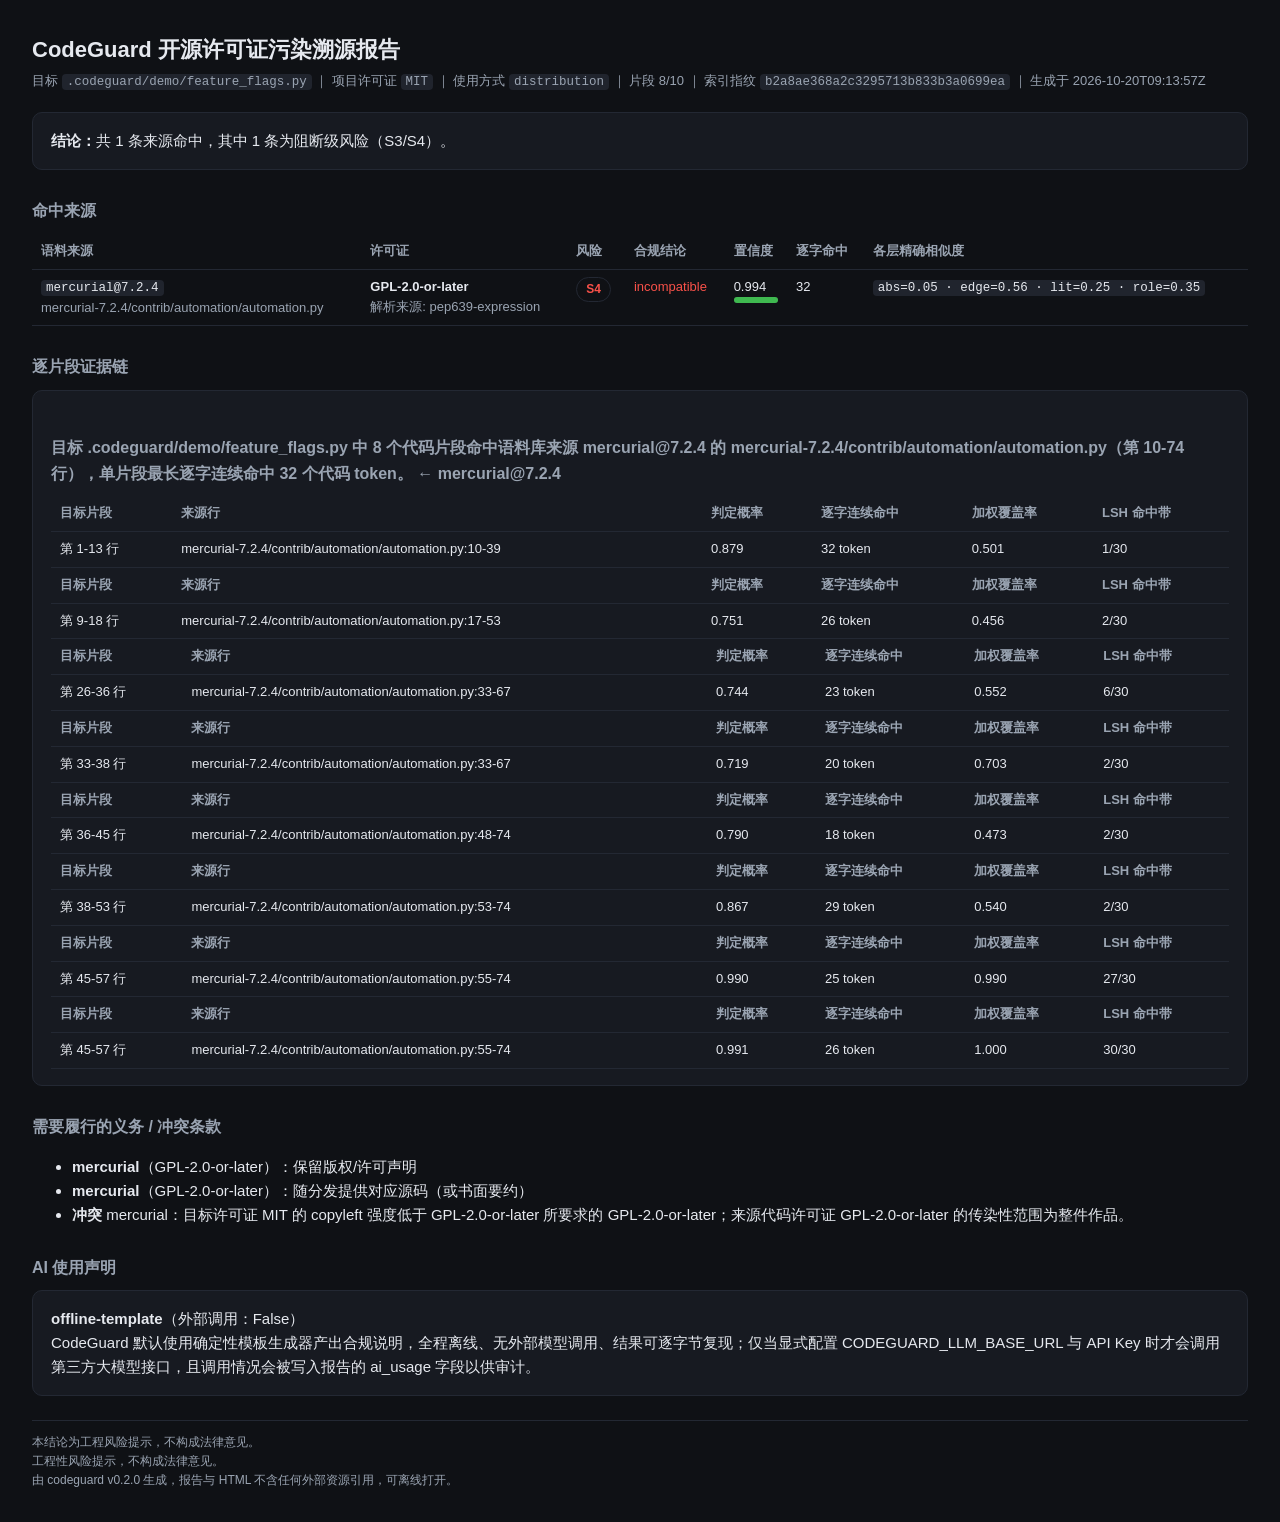
<file: submission/evidence/feature_flags.report.html>
<!doctype html><html lang="zh"><head><meta charset="utf-8">
<title>CodeGuard 合规报告 · feature_flags.py</title><style>
:root{--bg:#0f1115;--card:#171a21;--fg:#e6e9ef;--mut:#9aa4b2;--ok:#3fb950;
--warn:#d29922;--bad:#f85149;--line:#232833}
*{box-sizing:border-box}body{margin:0;padding:32px;background:var(--bg);
color:var(--fg);font:15px/1.6 -apple-system,"Segoe UI","Microsoft YaHei",sans-serif}
h1{font-size:22px;margin:0 0 4px}h2{font-size:16px;margin:28px 0 10px;color:var(--mut)}
.sub{color:var(--mut);font-size:13px;margin-bottom:20px}
.card{background:var(--card);border:1px solid var(--line);border-radius:10px;
padding:16px 18px;margin-bottom:14px}
table{width:100%;border-collapse:collapse;font-size:13px}
th,td{text-align:left;padding:7px 9px;border-bottom:1px solid var(--line);vertical-align:top}
th{color:var(--mut);font-weight:600}
.badge{display:inline-block;padding:2px 9px;border-radius:99px;font-size:12px;
font-weight:600;border:1px solid var(--line)}
.S0,.S1{color:var(--ok)}.S2{color:var(--warn)}.S3,.S4{color:var(--bad)}
.incompatible{color:var(--bad)}.conditional,.unknown{color:var(--warn)}
.compatible{color:var(--ok)}
code{background:#20242d;padding:1px 5px;border-radius:4px;font-size:12.5px}
.bar{height:6px;background:#20242d;border-radius:3px;overflow:hidden}
.bar>i{display:block;height:100%;background:var(--ok)}
footer{color:var(--mut);font-size:12px;margin-top:24px;border-top:1px solid var(--line);
padding-top:12px}
</style></head><body>
<h1>CodeGuard 开源许可证污染溯源报告</h1>
<div class=sub>目标 <code>.codeguard/demo/feature_flags.py</code> ｜ 项目许可证 <code>MIT</code> ｜ 使用方式 <code>distribution</code>
｜ 片段 8/10 ｜ 索引指纹 <code>b2a8ae368a2c3295713b833b3a0699ea</code> ｜ 生成于 2026-10-20T09:13:57Z</div>
<div class=card><b>结论：</b>共 1 条来源命中，其中 1 条为阻断级风险（S3/S4）。</div>
<h2>命中来源</h2>
<table><tr><th>语料来源</th><th>许可证</th><th>风险</th><th>合规结论</th>
<th>置信度</th><th>逐字命中</th><th>各层精确相似度</th></tr><tr><td><code>mercurial@7.2.4</code><br><span class=sub>mercurial-7.2.4/contrib/automation/automation.py</span></td><td><b>GPL-2.0-or-later</b><br><span class=sub>解析来源: pep639-expression</span></td><td><span class='badge S4'>S4</span></td><td><span class='incompatible'>incompatible</span></td><td>0.994<div class=bar><i style='width:99%'></i></div></td><td>32</td><td><code>abs=0.05 · edge=0.56 · lit=0.25 · role=0.35</code></td></tr></table>
<h2>逐片段证据链</h2><div class=card><h2>目标 .codeguard/demo/feature_flags.py 中 8 个代码片段命中语料库来源 mercurial@7.2.4 的 mercurial-7.2.4/contrib/automation/automation.py（第 10-74 行），单片段最长逐字连续命中 32 个代码 token。 ← mercurial@7.2.4</h2>
<table><tr><th>目标片段</th><th>来源行</th><th>判定概率</th><th>逐字连续命中</th><th>加权覆盖率</th><th>LSH 命中带</th></tr><tr><td>第 1-13 行</td><td>mercurial-7.2.4/contrib/automation/automation.py:10-39</td><td>0.879</td><td>32 token</td><td>0.501</td><td>1/30</td></tr></table>
<table><tr><th>目标片段</th><th>来源行</th><th>判定概率</th><th>逐字连续命中</th><th>加权覆盖率</th><th>LSH 命中带</th></tr><tr><td>第 9-18 行</td><td>mercurial-7.2.4/contrib/automation/automation.py:17-53</td><td>0.751</td><td>26 token</td><td>0.456</td><td>2/30</td></tr></table>
<table><tr><th>目标片段</th><th>来源行</th><th>判定概率</th><th>逐字连续命中</th><th>加权覆盖率</th><th>LSH 命中带</th></tr><tr><td>第 26-36 行</td><td>mercurial-7.2.4/contrib/automation/automation.py:33-67</td><td>0.744</td><td>23 token</td><td>0.552</td><td>6/30</td></tr></table>
<table><tr><th>目标片段</th><th>来源行</th><th>判定概率</th><th>逐字连续命中</th><th>加权覆盖率</th><th>LSH 命中带</th></tr><tr><td>第 33-38 行</td><td>mercurial-7.2.4/contrib/automation/automation.py:33-67</td><td>0.719</td><td>20 token</td><td>0.703</td><td>2/30</td></tr></table>
<table><tr><th>目标片段</th><th>来源行</th><th>判定概率</th><th>逐字连续命中</th><th>加权覆盖率</th><th>LSH 命中带</th></tr><tr><td>第 36-45 行</td><td>mercurial-7.2.4/contrib/automation/automation.py:48-74</td><td>0.790</td><td>18 token</td><td>0.473</td><td>2/30</td></tr></table>
<table><tr><th>目标片段</th><th>来源行</th><th>判定概率</th><th>逐字连续命中</th><th>加权覆盖率</th><th>LSH 命中带</th></tr><tr><td>第 38-53 行</td><td>mercurial-7.2.4/contrib/automation/automation.py:53-74</td><td>0.867</td><td>29 token</td><td>0.540</td><td>2/30</td></tr></table>
<table><tr><th>目标片段</th><th>来源行</th><th>判定概率</th><th>逐字连续命中</th><th>加权覆盖率</th><th>LSH 命中带</th></tr><tr><td>第 45-57 行</td><td>mercurial-7.2.4/contrib/automation/automation.py:55-74</td><td>0.990</td><td>25 token</td><td>0.990</td><td>27/30</td></tr></table>
<table><tr><th>目标片段</th><th>来源行</th><th>判定概率</th><th>逐字连续命中</th><th>加权覆盖率</th><th>LSH 命中带</th></tr><tr><td>第 45-57 行</td><td>mercurial-7.2.4/contrib/automation/automation.py:55-74</td><td>0.991</td><td>26 token</td><td>1.000</td><td>30/30</td></tr></table>
</div>
<h2>需要履行的义务 / 冲突条款</h2><ul><li><b>mercurial</b>（GPL-2.0-or-later）：保留版权/许可声明</li>
<li><b>mercurial</b>（GPL-2.0-or-later）：随分发提供对应源码（或书面要约）</li>
<li><b>冲突</b> mercurial：目标许可证 MIT 的 copyleft 强度低于 GPL-2.0-or-later 所要求的 GPL-2.0-or-later；来源代码许可证 GPL-2.0-or-later 的传染性范围为整件作品。</li></ul>
<h2>AI 使用声明</h2><div class=card><b>offline-template</b>（外部调用：False）<br>CodeGuard 默认使用确定性模板生成器产出合规说明，全程离线、无外部模型调用、结果可逐字节复现；仅当显式配置 CODEGUARD_LLM_BASE_URL 与 API Key 时才会调用第三方大模型接口，且调用情况会被写入报告的 ai_usage 字段以供审计。</div>
<footer>本结论为工程风险提示，不构成法律意见。<br>工程性风险提示，不构成法律意见。<br>由 codeguard v0.2.0 生成，报告与 HTML 不含任何外部资源引用，可离线打开。</footer>
</body></html>
</file>
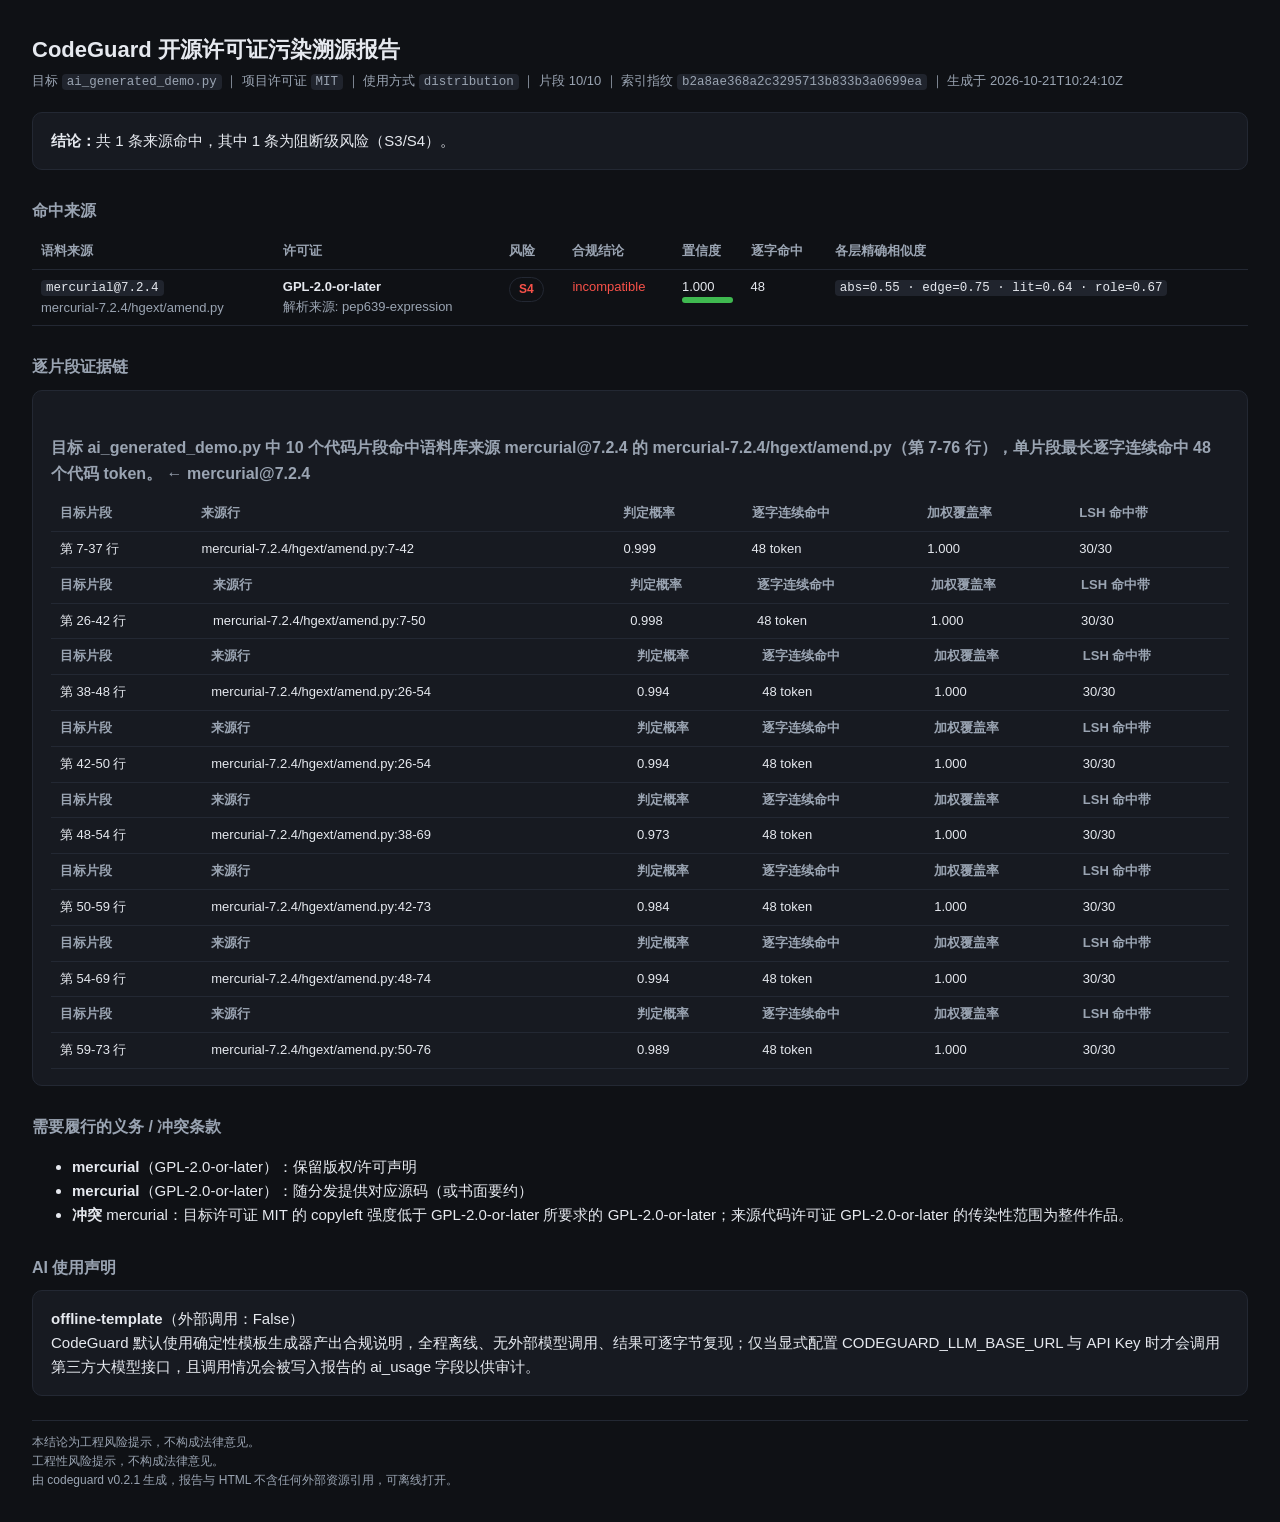
<file: submission/evidence/web-demo.report.html>
<!doctype html><html lang="zh"><head><meta charset="utf-8">
<title>CodeGuard 合规报告 · ai_generated_demo.py</title><style>
:root{--bg:#0f1115;--card:#171a21;--fg:#e6e9ef;--mut:#9aa4b2;--ok:#3fb950;
--warn:#d29922;--bad:#f85149;--line:#232833}
*{box-sizing:border-box}body{margin:0;padding:32px;background:var(--bg);
color:var(--fg);font:15px/1.6 -apple-system,"Segoe UI","Microsoft YaHei",sans-serif}
h1{font-size:22px;margin:0 0 4px}h2{font-size:16px;margin:28px 0 10px;color:var(--mut)}
.sub{color:var(--mut);font-size:13px;margin-bottom:20px}
.card{background:var(--card);border:1px solid var(--line);border-radius:10px;
padding:16px 18px;margin-bottom:14px}
table{width:100%;border-collapse:collapse;font-size:13px}
th,td{text-align:left;padding:7px 9px;border-bottom:1px solid var(--line);vertical-align:top}
th{color:var(--mut);font-weight:600}
.badge{display:inline-block;padding:2px 9px;border-radius:99px;font-size:12px;
font-weight:600;border:1px solid var(--line)}
.S0,.S1{color:var(--ok)}.S2{color:var(--warn)}.S3,.S4{color:var(--bad)}
.incompatible{color:var(--bad)}.conditional,.unknown{color:var(--warn)}
.compatible{color:var(--ok)}
code{background:#20242d;padding:1px 5px;border-radius:4px;font-size:12.5px}
.bar{height:6px;background:#20242d;border-radius:3px;overflow:hidden}
.bar>i{display:block;height:100%;background:var(--ok)}
footer{color:var(--mut);font-size:12px;margin-top:24px;border-top:1px solid var(--line);
padding-top:12px}
</style></head><body>
<h1>CodeGuard 开源许可证污染溯源报告</h1>
<div class=sub>目标 <code>ai_generated_demo.py</code> ｜ 项目许可证 <code>MIT</code> ｜ 使用方式 <code>distribution</code>
｜ 片段 10/10 ｜ 索引指纹 <code>b2a8ae368a2c3295713b833b3a0699ea</code> ｜ 生成于 2026-10-21T10:24:10Z</div>
<div class=card><b>结论：</b>共 1 条来源命中，其中 1 条为阻断级风险（S3/S4）。</div>
<h2>命中来源</h2>
<table><tr><th>语料来源</th><th>许可证</th><th>风险</th><th>合规结论</th>
<th>置信度</th><th>逐字命中</th><th>各层精确相似度</th></tr><tr><td><code>mercurial@7.2.4</code><br><span class=sub>mercurial-7.2.4/hgext/amend.py</span></td><td><b>GPL-2.0-or-later</b><br><span class=sub>解析来源: pep639-expression</span></td><td><span class='badge S4'>S4</span></td><td><span class='incompatible'>incompatible</span></td><td>1.000<div class=bar><i style='width:100%'></i></div></td><td>48</td><td><code>abs=0.55 · edge=0.75 · lit=0.64 · role=0.67</code></td></tr></table>
<h2>逐片段证据链</h2><div class=card><h2>目标 ai_generated_demo.py 中 10 个代码片段命中语料库来源 mercurial@7.2.4 的 mercurial-7.2.4/hgext/amend.py（第 7-76 行），单片段最长逐字连续命中 48 个代码 token。 ← mercurial@7.2.4</h2>
<table><tr><th>目标片段</th><th>来源行</th><th>判定概率</th><th>逐字连续命中</th><th>加权覆盖率</th><th>LSH 命中带</th></tr><tr><td>第 7-37 行</td><td>mercurial-7.2.4/hgext/amend.py:7-42</td><td>0.999</td><td>48 token</td><td>1.000</td><td>30/30</td></tr></table>
<table><tr><th>目标片段</th><th>来源行</th><th>判定概率</th><th>逐字连续命中</th><th>加权覆盖率</th><th>LSH 命中带</th></tr><tr><td>第 26-42 行</td><td>mercurial-7.2.4/hgext/amend.py:7-50</td><td>0.998</td><td>48 token</td><td>1.000</td><td>30/30</td></tr></table>
<table><tr><th>目标片段</th><th>来源行</th><th>判定概率</th><th>逐字连续命中</th><th>加权覆盖率</th><th>LSH 命中带</th></tr><tr><td>第 38-48 行</td><td>mercurial-7.2.4/hgext/amend.py:26-54</td><td>0.994</td><td>48 token</td><td>1.000</td><td>30/30</td></tr></table>
<table><tr><th>目标片段</th><th>来源行</th><th>判定概率</th><th>逐字连续命中</th><th>加权覆盖率</th><th>LSH 命中带</th></tr><tr><td>第 42-50 行</td><td>mercurial-7.2.4/hgext/amend.py:26-54</td><td>0.994</td><td>48 token</td><td>1.000</td><td>30/30</td></tr></table>
<table><tr><th>目标片段</th><th>来源行</th><th>判定概率</th><th>逐字连续命中</th><th>加权覆盖率</th><th>LSH 命中带</th></tr><tr><td>第 48-54 行</td><td>mercurial-7.2.4/hgext/amend.py:38-69</td><td>0.973</td><td>48 token</td><td>1.000</td><td>30/30</td></tr></table>
<table><tr><th>目标片段</th><th>来源行</th><th>判定概率</th><th>逐字连续命中</th><th>加权覆盖率</th><th>LSH 命中带</th></tr><tr><td>第 50-59 行</td><td>mercurial-7.2.4/hgext/amend.py:42-73</td><td>0.984</td><td>48 token</td><td>1.000</td><td>30/30</td></tr></table>
<table><tr><th>目标片段</th><th>来源行</th><th>判定概率</th><th>逐字连续命中</th><th>加权覆盖率</th><th>LSH 命中带</th></tr><tr><td>第 54-69 行</td><td>mercurial-7.2.4/hgext/amend.py:48-74</td><td>0.994</td><td>48 token</td><td>1.000</td><td>30/30</td></tr></table>
<table><tr><th>目标片段</th><th>来源行</th><th>判定概率</th><th>逐字连续命中</th><th>加权覆盖率</th><th>LSH 命中带</th></tr><tr><td>第 59-73 行</td><td>mercurial-7.2.4/hgext/amend.py:50-76</td><td>0.989</td><td>48 token</td><td>1.000</td><td>30/30</td></tr></table>
</div>
<h2>需要履行的义务 / 冲突条款</h2><ul><li><b>mercurial</b>（GPL-2.0-or-later）：保留版权/许可声明</li>
<li><b>mercurial</b>（GPL-2.0-or-later）：随分发提供对应源码（或书面要约）</li>
<li><b>冲突</b> mercurial：目标许可证 MIT 的 copyleft 强度低于 GPL-2.0-or-later 所要求的 GPL-2.0-or-later；来源代码许可证 GPL-2.0-or-later 的传染性范围为整件作品。</li></ul>
<h2>AI 使用声明</h2><div class=card><b>offline-template</b>（外部调用：False）<br>CodeGuard 默认使用确定性模板生成器产出合规说明，全程离线、无外部模型调用、结果可逐字节复现；仅当显式配置 CODEGUARD_LLM_BASE_URL 与 API Key 时才会调用第三方大模型接口，且调用情况会被写入报告的 ai_usage 字段以供审计。</div>
<footer>本结论为工程风险提示，不构成法律意见。<br>工程性风险提示，不构成法律意见。<br>由 codeguard v0.2.1 生成，报告与 HTML 不含任何外部资源引用，可离线打开。</footer>
</body></html>
</file>
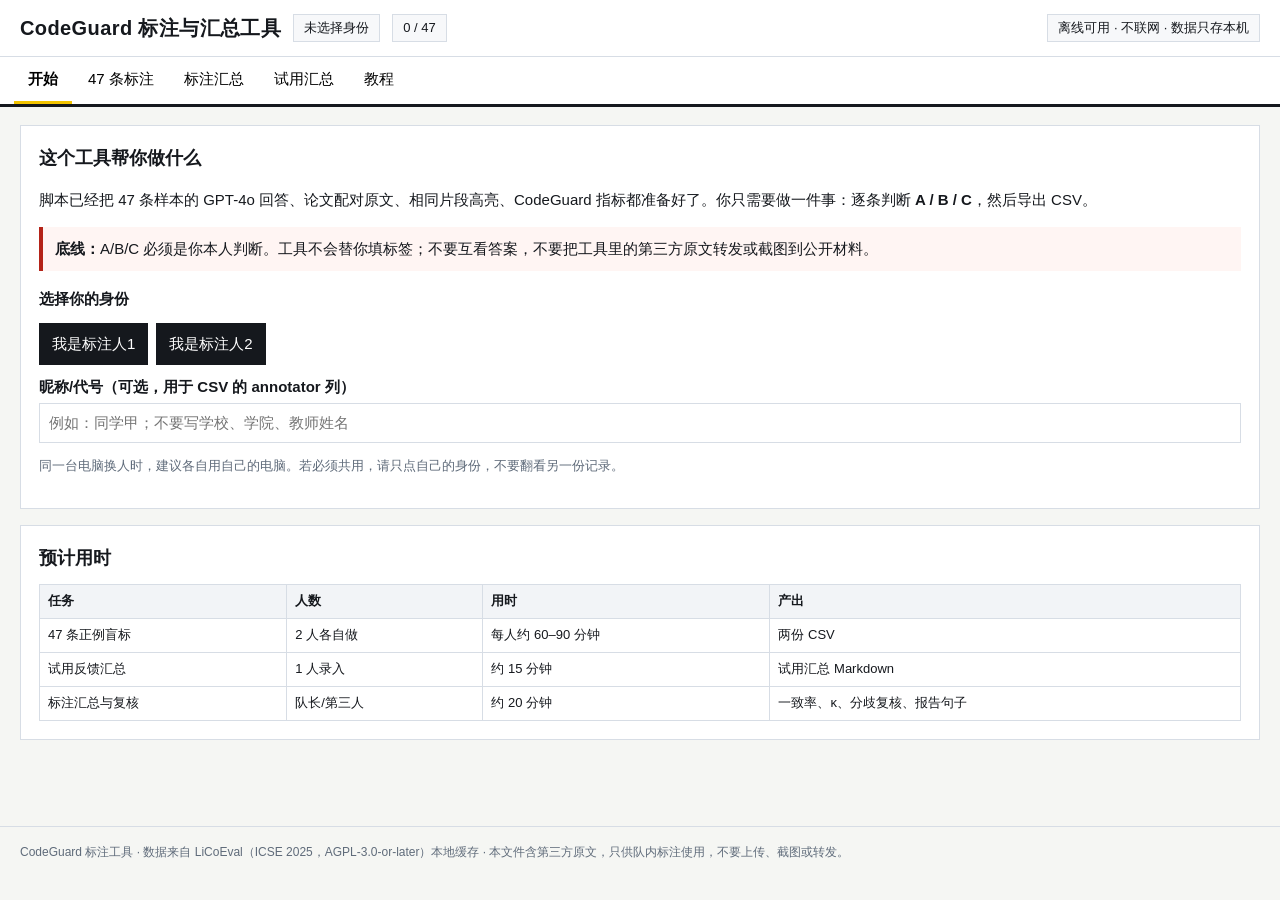
<file: tools/annotation-kit/app.html>
<!doctype html>
<html lang="zh-CN">
<head>
<meta charset="utf-8">
<meta name="viewport" content="width=device-width, initial-scale=1">
<title>CodeGuard 标注与汇总工具</title>
<style>
  :root {
    --ink:#15181d; --muted:#5f6b7a; --line:#d7dde5; --paper:#f5f6f3; --panel:#fff;
    --accent:#f3c400; --ok:#177245; --bad:#b42318; --info:#175b8a; --mark:#fff1a8;
  }
  * { box-sizing: border-box; }
  body { margin:0; font:15px/1.6 "Segoe UI", "Microsoft YaHei", Arial, sans-serif; color:var(--ink); background:var(--paper); }
  header { position:sticky; top:0; z-index:10; background:#fff; border-bottom:3px solid var(--ink); }
  .bar { display:flex; align-items:center; gap:12px; padding:12px 20px; flex-wrap:wrap; }
  h1 { font-size:20px; margin:0; letter-spacing:.02em; }
  h2 { font-size:18px; margin:0 0 12px; }
  h3 { font-size:15px; margin:16px 0 8px; }
  .spacer { flex:1; }
  .pill { border:1px solid var(--line); background:#f7f8fa; padding:3px 10px; font-size:13px; white-space:nowrap; }
  .pill.ok { border-color:var(--ok); color:var(--ok); background:#eef8f2; }
  .pill.bad { border-color:var(--bad); color:var(--bad); background:#fff2f0; }
  .tabs { display:flex; gap:2px; padding:0 14px; border-top:1px solid var(--line); overflow:auto; }
  .tabs button { border:0; border-bottom:3px solid transparent; background:none; padding:10px 14px; font:inherit; cursor:pointer; white-space:nowrap; }
  .tabs button.active { border-bottom-color:var(--accent); font-weight:700; }
  main { max-width:1680px; margin:0 auto; padding:18px 20px 70px; }
  section.page { display:none; }
  section.page.active { display:block; }
  .panel { background:var(--panel); border:1px solid var(--line); padding:18px; margin-bottom:16px; }
  .grid2 { display:grid; grid-template-columns:minmax(0,1fr) minmax(0,1fr); gap:14px; }
  .grid3 { display:grid; grid-template-columns:repeat(3,minmax(0,1fr)); gap:12px; }
  .note { color:var(--muted); font-size:13px; }
  .warn { border-left:4px solid var(--bad); background:#fff5f3; padding:10px 12px; }
  .safe { border-left:4px solid var(--ok); background:#f1fbf5; padding:10px 12px; }
  .info { border-left:4px solid var(--info); background:#f1f7fb; padding:10px 12px; }
  button, .button { font:inherit; border:1px solid var(--ink); background:#fff; padding:8px 12px; cursor:pointer; border-radius:0; }
  button:hover { background:#f2f2ef; }
  button.primary { background:var(--ink); color:#fff; }
  button.label { min-width:92px; font-weight:700; }
  button.label.selected { background:var(--accent); }
  button:disabled { opacity:.45; cursor:not-allowed; }
  input[type=text], input[type=number], input[type=date], textarea, select { font:inherit; width:100%; border:1px solid var(--line); padding:7px 9px; background:#fff; border-radius:0; }
  textarea { min-height:72px; resize:vertical; }
  label { display:block; font-weight:600; margin:10px 0 4px; }
  .check { display:flex; align-items:center; gap:8px; font-weight:400; }
  .check input { width:auto; }
  table { width:100%; border-collapse:collapse; font-size:13px; }
  th, td { border:1px solid var(--line); padding:6px 8px; text-align:left; vertical-align:top; }
  th { background:#f2f4f7; font-weight:650; }
  .sample-wrap { display:grid; grid-template-columns:210px minmax(0,1fr); gap:16px; align-items:start; }
  .toc { position:sticky; top:118px; max-height:calc(100vh - 140px); overflow:auto; background:#fff; border:1px solid var(--line); padding:8px; }
  .toc button { display:flex; width:100%; justify-content:space-between; border:0; border-bottom:1px solid #eef0f3; background:none; padding:5px 6px; text-align:left; font-size:12px; }
  .toc button.current { background:var(--accent); font-weight:700; }
  .toc button.done { color:var(--ok); }
  .toc button.missing { color:var(--bad); }
  .code { background:#10151b; color:#e8eef5; padding:10px; overflow:auto; max-height:520px; white-space:pre; font:12px/1.45 Consolas, "Cascadia Mono", monospace; }
  mark { background:var(--mark); color:#111; padding:0; }
  .meta { margin:0 0 10px; }
  .meta td:first-child { width:17%; background:#f7f8fa; font-weight:650; }
  .actions { display:flex; gap:8px; align-items:center; flex-wrap:wrap; margin-top:12px; }
  .kbd { border:1px solid var(--line); border-bottom-width:2px; padding:0 5px; font-family:Consolas,monospace; font-size:12px; background:#fafafa; }
  .criteria { display:grid; grid-template-columns:repeat(3,minmax(0,1fr)); gap:10px; margin:10px 0; }
  .criteria > div { border:1px solid var(--line); padding:10px; background:#fff; }
  .criteria b { display:block; margin-bottom:4px; }
  .small { font-size:12px; }
  .hidden { display:none !important; }
  .summary-output { white-space:pre-wrap; font-family:Consolas,"Microsoft YaHei",monospace; font-size:12px; background:#10151b; color:#e8eef5; padding:12px; max-height:520px; overflow:auto; }
  .disagree-row { display:grid; grid-template-columns:150px 1fr 1fr 120px 1fr; gap:8px; align-items:center; border-bottom:1px solid var(--line); padding:8px 0; }
  .disagree-row select { width:110px; }
  @media (max-width:1050px) {
    .sample-wrap, .grid2, .grid3, .criteria { grid-template-columns:1fr; }
    .toc { position:static; max-height:230px; }
    .disagree-row { grid-template-columns:1fr 1fr; }
  }
</style>
</head>
<body>
<header>
  <div class="bar">
    <h1>CodeGuard 标注与汇总工具</h1>
    <span class="pill" id="profilePill">未选择身份</span>
    <span class="pill" id="progressPill">0 / 47</span>
    <span class="spacer"></span>
    <span class="pill">离线可用 · 不联网 · 数据只存本机</span>
  </div>
  <nav class="tabs" id="tabs">
    <button data-page="start" class="active">开始</button>
    <button data-page="annotate">47 条标注</button>
    <button data-page="summary">标注汇总</button>
    <button data-page="trial">试用汇总</button>
    <button data-page="help">教程</button>
  </nav>
</header>

<main>
<section class="page active" id="page-start">
  <div class="panel">
    <h2>这个工具帮你做什么</h2>
    <p>脚本已经把 47 条样本的 GPT-4o 回答、论文配对原文、相同片段高亮、CodeGuard 指标都准备好了。你只需要做一件事：逐条判断 <b>A / B / C</b>，然后导出 CSV。</p>
    <div class="warn"><b>底线：</b>A/B/C 必须是你本人判断。工具不会替你填标签；不要互看答案，不要把工具里的第三方原文转发或截图到公开材料。</div>
    <h3>选择你的身份</h3>
    <div class="actions">
      <button class="primary" data-profile="标注人1">我是标注人1</button>
      <button class="primary" data-profile="标注人2">我是标注人2</button>
    </div>
    <label for="nickname">昵称/代号（可选，用于 CSV 的 annotator 列）</label>
    <input id="nickname" type="text" placeholder="例如：同学甲；不要写学校、学院、教师姓名">
    <p class="note">同一台电脑换人时，建议各自用自己的电脑。若必须共用，请只点自己的身份，不要翻看另一份记录。</p>
  </div>

  <div class="panel">
    <h2>预计用时</h2>
    <table>
      <tr><th>任务</th><th>人数</th><th>用时</th><th>产出</th></tr>
      <tr><td>47 条正例盲标</td><td>2 人各自做</td><td>每人约 60–90 分钟</td><td>两份 CSV</td></tr>
      <tr><td>试用反馈汇总</td><td>1 人录入</td><td>约 15 分钟</td><td>试用汇总 Markdown</td></tr>
      <tr><td>标注汇总与复核</td><td>队长/第三人</td><td>约 20 分钟</td><td>一致率、κ、分歧复核、报告句子</td></tr>
    </table>
  </div>
</section>

<section class="page" id="page-annotate">
  <div class="sample-wrap">
    <aside class="toc" id="toc"></aside>
    <div>
      <div class="panel">
        <div class="actions" style="justify-content:space-between;margin:0 0 10px">
          <h2 id="sampleTitle" style="margin:0">—</h2>
          <div class="actions">
            <button id="prevBtn">上一条</button>
            <button id="nextBtn">下一条</button>
            <label class="check"><input id="autoNext" type="checkbox" checked> 选完自动下一条</label>
          </div>
        </div>
        <table class="meta" id="metaTable"></table>
        <p class="note">黄色高亮只是相同片段定位，不是结论。CodeGuard 指标只是系统读数，不能代替你的判断。</p>
        <div class="grid2">
          <div><h3>GPT-4o 回答</h3><div class="code" id="answerBox"></div></div>
          <div><h3>论文配对原文</h3><div class="code" id="sourceBox"></div></div>
        </div>
        <details>
          <summary>CodeGuard 实际命中（系统读数，仅供背景）</summary>
          <table id="findingsTable" style="margin-top:8px"></table>
        </details>
        <div class="actions" style="margin-top:16px">
          <button class="label" data-label="A">A 实质复现</button>
          <button class="label" data-label="B">B 惯用巧合</button>
          <button class="label" data-label="C">C 无法判断</button>
          <span class="spacer"></span>
          <span class="note">快捷键：<span class="kbd">A</span> <span class="kbd">B</span> <span class="kbd">C</span> <span class="kbd">←</span> <span class="kbd">→</span></span>
        </div>
        <label for="noteBox">一句话理由（B/C 必填；拿不准的 A 也建议填）</label>
        <textarea id="noteBox" placeholder="例如：只共享 imports 和 argparse 样板，没有复制实现。"></textarea>
      </div>

      <div class="panel">
        <h2>保存与导出</h2>
        <div class="actions">
          <button id="exportBtn">导出我的 CSV</button>
          <button id="importBtn">导入我之前的 CSV</button>
          <input id="importFile" type="file" accept=".csv,text/csv" class="hidden">
          <button id="clearBtn">清空我的本地记录</button>
        </div>
        <p class="note">进度会自动保存在这台浏览器里。换电脑或清缓存前，请先导出 CSV。最终只需要把 CSV 发给队长，不要转发本 HTML。</p>
        <div id="exportStatus" class="note"></div>
      </div>
    </div>
  </div>
</section>

<section class="page" id="page-summary">
  <div class="panel">
    <h2>标注汇总</h2>
    <p>这里把两份 CSV 合并，计算一致率、Cohen's κ、分歧清单，并生成可直接写入报告的句子。脚本只做统计，不修改任何人的标签。</p>
    <div class="grid2">
      <div>
        <label>标注人1 CSV</label>
        <input id="csvA" type="file" accept=".csv,text/csv">
      </div>
      <div>
        <label>标注人2 CSV</label>
        <input id="csvB" type="file" accept=".csv,text/csv">
      </div>
    </div>
    <div class="actions">
      <button class="primary" id="mergeBtn">计算汇总</button>
      <button id="useLocalBtn">用本机两份记录汇总</button>
      <button id="copyReportBtn">复制报告句子</button>
      <button id="downloadSummaryBtn">下载汇总 Markdown</button>
      <button id="downloadAdjBtn">下载复核 CSV</button>
    </div>
    <div id="summaryStatus" class="note" style="margin-top:8px"></div>
  </div>
  <div class="panel hidden" id="summaryResult">
    <h2>结果</h2>
    <div id="summaryTable"></div>
    <h3>分歧样本复核</h3>
    <div id="disagreeList"></div>
    <h3>报告句子</h3>
    <div class="summary-output" id="reportSentence"></div>
    <h3>完整 Markdown</h3>
    <div class="summary-output" id="summaryMarkdown"></div>
  </div>
</section>

<section class="page" id="page-trial">
  <div class="panel">
    <h2>试用反馈汇总</h2>
    <div class="info"><b>注意：</b>试用反馈必须来自非项目成员本人填写的原始表。这里只是把两份原始表整理成报告和汇总格式；不要补脑、不要美化、不要编造原话。</div>
    <div class="grid2" id="trialForms"></div>
    <div class="actions">
      <label class="check"><input id="trialTruth" type="checkbox"> 我确认下面所有字段均照抄自试用者本人填写的原始表</label>
    </div>
    <div class="actions">
      <button class="primary" id="buildTrialBtn">生成试用汇总</button>
      <button id="copyTrialBtn">复制 Markdown</button>
      <button id="downloadTrialBtn">下载试用汇总 Markdown</button>
    </div>
    <div id="trialStatus" class="note" style="margin-top:8px"></div>
  </div>
  <div class="panel hidden" id="trialResult">
    <h2>试用汇总输出</h2>
    <div class="summary-output" id="trialMarkdown"></div>
  </div>
</section>

<section class="page" id="page-help">
  <div class="panel">
    <h2>A/B/C 口径</h2>
    <div class="criteria">
      <div><b>A · 实质逐字复现</b>连续、非平凡的一段实现被复制；通常 ≥20 token，或 ≥10 token 且覆盖率较高。改名、改格式、插注释不影响 A。</div>
      <div><b>B · 惯用写法/公共片段</b>只共享 imports、argparse、异常处理、常量表、短签名、文档字符串、常见数学/IO 写法；没有实质表达被复制。</div>
      <div><b>C · 无法判断</b>片段太短、原文太通用、回答是残片、边界需要第三人复核。拿不准就填 C，不丢人。</div>
    </div>
    <h3>最容易误判的三种情况</h3>
    <ol>
      <li><b>跨项目副本：</b>CodeGuard 命中了另一个仓库里的同一份上游代码。你仍然比较“GPT-4o 回答”和“论文配对原文”；如果确实复现，判 A，并在理由里写“命中为同源副本”。</li>
      <li><b>注释/文档字符串：</b>只复制注释或 docstring，通常判 B；注释和实现成段一起复制，按实现判 A。</li>
      <li><b>短片段：</b>只有 1–2 行通用表达式，判 B 或 C；不要因为系统给了 S1/S2 就判 A。</li>
    </ol>
    <h3>标注流程</h3>
    <ol>
      <li>在“开始”页选择“标注人1”或“标注人2”。</li>
      <li>逐条看左右两段代码，用键盘 A/B/C 点判定；B/C 写一句理由。</li>
      <li>进度自动保存。做完 47 条后点“导出我的 CSV”。</li>
      <li>把 CSV 发给队长；不要转发 <code>annotate.html</code>，因为它含第三方原文。</li>
    </ol>
    <h3>试用反馈流程</h3>
    <ol>
      <li>把 <code>trial/</code> 里的两份空白表给两位非项目成员。</li>
      <li>他们本人填写任务完成情况、卡点原话、开放问题和签名。</li>
      <li>回收后，在“试用汇总”页把关键信息照抄进来，生成汇总 Markdown。</li>
      <li>队长把汇总和原始表一起放进参赛佐证。</li>
    </ol>
    <h3>常见问题</h3>
    <p class="note"><b>我能不能先全选 A，再慢慢看？</b> 不能。这样就不是独立标注了。每条必须看左右对照后再点。</p>
    <p class="note"><b>我能不能看队友的 CSV？</b> 不能。两份 CSV 必须是各自完成的。</p>
    <p class="note"><b>浏览器提示无法保存？</b> 用 Edge 或 Chrome，双击 <code>start.bat</code> 或把 <code>annotate.html</code> 拖进浏览器；每完成 10 条导出一次 CSV。</p>
    <p class="note"><b>47 条太多？</b> 可以分两次做，进度会保存；但导出前必须 47/47。</p>
  </div>
</section>
</main>

<footer style="border-top:1px solid var(--line); padding:16px 20px; color:var(--muted); font-size:12px">
  CodeGuard 标注工具 · 数据来自 LiCoEval（ICSE 2025，AGPL-3.0-or-later）本地缓存 · 本文件含第三方原文，只供队内标注使用，不要上传、截图或转发。
</footer>

<script type="application/json" id="data">__DATA__</script>
<script>
(() => {
  "use strict";
  const DATA = JSON.parse(document.getElementById('data').textContent);
  const SAMPLES = DATA.samples || [];
  const CSV_COLUMNS = ["sample_id","expected_project","expected_license","paper_bleu","paper_jaccard","paper_label","codeguard_max_risk","codeguard_verbatim","codeguard_coverage","codeguard_attributed","codeguard_matched_packages","label","note","annotator","date"];
  const LABELS = ["A","B","C"];
  const profilePill = document.getElementById('profilePill');
  const progressPill = document.getElementById('progressPill');
  const toc = document.getElementById('toc');
  const metaTable = document.getElementById('metaTable');
  const answerBox = document.getElementById('answerBox');
  const sourceBox = document.getElementById('sourceBox');
  const findingsTable = document.getElementById('findingsTable');
  const noteBox = document.getElementById('noteBox');
  const exportStatus = document.getElementById('exportStatus');
  const summaryStatus = document.getElementById('summaryStatus');
  const trialStatus = document.getElementById('trialStatus');
  let profile = null;
  let state = {labels:{}, notes:{}, dates:{}, index:0, nickname:''};
  let summary = null;

  function esc(value) {
    return String(value ?? '').replace(/[&<>]/g, ch => ({'&':'&amp;','<':'&lt;','>':'&gt;'}[ch]));
  }
  function storageKey() { return 'codeguard-annotate-' + profile; }
  function loadState() {
    try {
      const raw = localStorage.getItem(storageKey());
      if (!raw) return {labels:{}, notes:{}, dates:{}, index:0, nickname:''};
      const parsed = JSON.parse(raw);
      parsed.labels ||= {}; parsed.notes ||= {}; parsed.dates ||= {}; parsed.index ||= 0; parsed.nickname ||= '';
      return parsed;
    } catch (e) {
      alert('浏览器本地存储不可用：' + e.message + '\n你仍可标注，但每完成 10 条必须导出 CSV 备份。');
      return {labels:{}, notes:{}, dates:{}, index:0, nickname:''};
    }
  }
  function saveState() {
    try { localStorage.setItem(storageKey(), JSON.stringify(state)); }
    catch (e) { exportStatus.textContent = '本地保存失败：' + e.message + '。请马上导出 CSV。'; }
  }
  function doneCount() { return Object.values(state.labels).filter(x => LABELS.includes(x)).length; }
  function updateHeader() {
    profilePill.textContent = profile ? (profile + (state.nickname ? ' · ' + state.nickname : '')) : '未选择身份';
    profilePill.className = 'pill ' + (profile ? 'ok' : 'bad');
    const n = doneCount();
    progressPill.textContent = n + ' / ' + SAMPLES.length + (n === SAMPLES.length ? ' 已完成' : ' 未完成');
    progressPill.className = 'pill ' + (n === SAMPLES.length ? 'ok' : 'bad');
  }
  function showPage(name) {
    document.querySelectorAll('.tabs button').forEach(b => b.classList.toggle('active', b.dataset.page === name));
    document.querySelectorAll('.page').forEach(p => p.classList.toggle('active', p.id === 'page-' + name));
    if (name === 'annotate') renderSample();
  }
  function marked(text, blocks) {
    let out = [], cursor = 0;
    for (const [start, end] of blocks || []) {
      if (start < cursor) continue;
      out.push(esc(text.slice(cursor, start)));
      out.push('<mark>' + esc(text.slice(start, end)) + '</mark>');
      cursor = end;
    }
    out.push(esc(text.slice(cursor)));
    return out.join('');
  }
  function renderToc() {
    toc.innerHTML = SAMPLES.map((s, i) => {
      const label = state.labels[s.sample_id] || '';
      const cls = i === state.index ? 'current' : (LABELS.includes(label) ? 'done' : 'missing');
      return '<button class="' + cls + '" data-index="' + i + '"><span>' + String(i+1).padStart(2,'0') + ' ' + esc(s.sample_id.slice(0,8)) + '</span><b>' + esc(label || '—') + '</b></button>';
    }).join('');
    toc.querySelectorAll('button').forEach(btn => btn.addEventListener('click', () => {
      state.index = Number(btn.dataset.index); saveState(); renderSample();
    }));
  }
  function renderSample() {
    if (!profile) { showPage('start'); return; }
    const s = SAMPLES[state.index];
    document.getElementById('sampleTitle').textContent = '#' + String(state.index + 1).padStart(2,'0') + ' · ' + s.sample_id;
    metaTable.innerHTML = [
      ['论文配对项目', esc(s.expected_project), '原文许可', esc(s.expected_license)],
      ['论文 BLEU / Jaccard', s.paper_bleu + ' / ' + s.paper_jaccard, '论文标签', esc(s.paper_label)],
      ['CodeGuard 最高风险', esc(s.codeguard_max_risk), '逐字 / 覆盖率', s.codeguard_verbatim + ' token / ' + s.codeguard_coverage],
      ['归属', s.codeguard_attributed === '是' ? '正确' : '命中其它副本', '命中项目', esc(s.codeguard_matched_packages)]
    ].map(r => '<tr><td>' + r[0] + '</td><td>' + r[1] + '</td><td>' + r[2] + '</td><td>' + r[3] + '</td></tr>').join('');
    answerBox.innerHTML = marked(s.answer, s.answer_blocks);
    sourceBox.innerHTML = marked(s.source, s.source_blocks);
    findingsTable.innerHTML = '<tr><th>项目</th><th>路径</th><th>许可</th><th>风险</th><th>置信度</th><th>逐字</th></tr>' +
      (s.findings || []).map(f => '<tr><td>' + esc(f.package) + '</td><td>' + esc(f.path) + '</td><td>' + esc(f.license) + '</td><td>' + esc(f.risk) + '</td><td>' + esc(f.confidence) + '</td><td>' + esc(f.verbatim_run) + '</td></tr>').join('') ||
      '<tr><td colspan="6">无命中</td></tr>';
    noteBox.value = state.notes[s.sample_id] || '';
    updateLabelButtons(s.sample_id);
    renderToc();
    updateHeader();
  }
  function updateLabelButtons(sampleId) {
    const current = state.labels[sampleId] || '';
    document.querySelectorAll('button.label').forEach(b => b.classList.toggle('selected', b.dataset.label === current));
  }
  function setLabel(label) {
    if (!profile) { alert('请先在“开始”页选择身份。'); return; }
    const s = SAMPLES[state.index];
    state.labels[s.sample_id] = label;
    state.dates[s.sample_id] = new Date().toISOString().slice(0,10);
    saveState();
    updateLabelButtons(s.sample_id);
    renderToc();
    updateHeader();
    if (label !== 'A' && !(noteBox.value || '').trim()) {
      noteBox.focus();
      noteBox.placeholder = 'B/C 请写一句理由，例如：只共享 imports/argparse，没有复制实现。';
    }
    if (document.getElementById('autoNext').checked && state.index < SAMPLES.length - 1) {
      setTimeout(() => { state.index++; saveState(); renderSample(); }, 160);
    }
  }
  function csvCell(value) {
    const text = String(value ?? '');
    return /[",\r\n]/.test(text) ? '"' + text.replace(/"/g, '""') + '"' : text;
  }
  function buildCsv() {
    const lines = [CSV_COLUMNS.join(',')];
    for (const s of SAMPLES) {
      const vals = [
        s.sample_id, s.expected_project, s.expected_license, s.paper_bleu, s.paper_jaccard, s.paper_label,
        s.codeguard_max_risk, s.codeguard_verbatim, s.codeguard_coverage, s.codeguard_attributed,
        s.codeguard_matched_packages, state.labels[s.sample_id] || '', state.notes[s.sample_id] || '',
        state.nickname || profile, state.dates[s.sample_id] || ''
      ];
      lines.push(vals.map(csvCell).join(','));
    }
    return '\uFEFF' + lines.join('\r\n') + '\r\n';
  }
  function parseCsv(text) {
    text = String(text || '').replace(/^\uFEFF/, '');
    const rows = []; let row = [], field = '', i = 0, inQuotes = false;
    while (i < text.length) {
      const ch = text[i];
      if (inQuotes) {
        if (ch === '"') {
          if (text[i+1] === '"') { field += '"'; i += 2; continue; }
          inQuotes = false; i++; continue;
        }
        field += ch; i++; continue;
      }
      if (ch === '"') { inQuotes = true; i++; continue; }
      if (ch === ',') { row.push(field); field = ''; i++; continue; }
      if (ch === '\r') { i++; continue; }
      if (ch === '\n') { row.push(field); rows.push(row); row = []; field = ''; i++; continue; }
      field += ch; i++;
    }
    if (field.length || row.length) { row.push(field); rows.push(row); }
    if (!rows.length) return [];
    const header = rows.shift().map(x => x.trim());
    return rows.filter(r => r.some(x => String(x).trim() !== '')).map(r => Object.fromEntries(header.map((h, idx) => [h, r[idx] ?? ''])));
  }
  function download(filename, content, type='text/plain;charset=utf-8') {
    const blob = new Blob([content], {type});
    const a = document.createElement('a');
    a.href = URL.createObjectURL(blob);
    a.download = filename;
    document.body.appendChild(a);
    a.click();
    setTimeout(() => { URL.revokeObjectURL(a.href); a.remove(); }, 1000);
  }
  function copyText(text, statusEl) {
    navigator.clipboard.writeText(text).then(() => {
      statusEl.textContent = '已复制到剪贴板。';
    }).catch(() => {
      statusEl.textContent = '浏览器不允许自动复制，请手动选中输出框内容。';
    });
  }
  function readLocalProfile(profileName) {
    try {
      const raw = localStorage.getItem('codeguard-annotate-' + profileName);
      if (!raw) return null;
      const st = JSON.parse(raw);
      const rows = SAMPLES.map(s => Object.fromEntries(CSV_COLUMNS.map(c => {
        if (c === 'label') return [c, (st.labels || {})[s.sample_id] || ''];
        if (c === 'note') return [c, (st.notes || {})[s.sample_id] || ''];
        if (c === 'date') return [c, (st.dates || {})[s.sample_id] || ''];
        if (c === 'annotator') return [c, st.nickname || profileName];
        return [c, s[c] ?? ''];
      })));
      return rows;
    } catch (e) { return null; }
  }
  function cohenKappa(a, b) {
    const n = a.length;
    if (!n) return null;
    const po = a.filter((x, i) => x === b[i]).length / n;
    const ca = {}, cb = {};
    LABELS.forEach(c => { ca[c] = a.filter(x => x === c).length; cb[c] = b.filter(x => x === c).length; });
    const pe = LABELS.reduce((sum, c) => sum + (ca[c]/n)*(cb[c]/n), 0);
    if (pe >= 1) return null;
    return (po - pe) / (1 - pe);
  }
  function kappaBand(k) {
    if (k === null) return '不适用（一方或双方分布退化）';
    if (k < 0.4) return '较差（<0.40），建议讨论口径后重标';
    if (k < 0.6) return '中等（0.40–0.60），建议讨论分歧并重标';
    if (k < 0.8) return '较强（0.60–0.80）';
    return '很强（>=0.80）';
  }
  function computeSummary(rowsA, rowsB, adjudication) {
    if (!rowsA || !rowsB) throw new Error('请先选择两份 CSV，或用本机两份记录。');
    if (rowsA.length !== SAMPLES.length || rowsB.length !== SAMPLES.length) throw new Error('两份 CSV 都必须是 ' + SAMPLES.length + ' 行。');
    const mapB = new Map(rowsB.map(r => [String(r.sample_id || '').trim(), r]));
    const merged = rowsA.map(ra => {
      const rb = mapB.get(String(ra.sample_id || '').trim());
      if (!rb) throw new Error('两份 CSV 的 sample_id 不一致：' + ra.sample_id);
      const a = String(ra.label || '').trim().toUpperCase();
      const b = String(rb.label || '').trim().toUpperCase();
      const adj = adjudication[ra.sample_id] || {};
      const agreed = !!a && a === b;
      const final = adj.label || (agreed ? a : '');
      return {
        sample_id: ra.sample_id, project: ra.expected_project || '', license: ra.expected_license || '',
        paper_label: ra.paper_label || '', a, b, agreed, complete: !!a && !!b,
        note_a: ra.note || '', note_b: rb.note || '', final, final_note: adj.note || '', adjudicator: adj.adjudicator || ''
      };
    });
    const complete = merged.every(r => r.complete);
    const labelsA = merged.map(r => r.a), labelsB = merged.map(r => r.b);
    const agreements = complete ? merged.filter(r => r.agreed).length : null;
    const kappa = complete ? cohenKappa(labelsA, labelsB) : null;
    const disagreements = complete ? merged.filter(r => !r.agreed) : [];
    const unadjudicated = disagreements.filter(r => !r.final);
    const finalLabels = merged.map(r => r.final || '待复核');
    const confirmed = finalLabels.filter(x => x === 'A').length;
    const distA = {A:0,B:0,C:0}, distB = {A:0,B:0,C:0};
    labelsA.forEach(x => { if (distA[x] !== undefined) distA[x]++; });
    labelsB.forEach(x => { if (distB[x] !== undefined) distB[x]++; });
    return {complete, merged, agreements, kappa, disagreements, unadjudicated, confirmed, distA, distB, total: merged.length};
  }
  function reportSentence(sum) {
    if (!sum.complete) return '两份 CSV 尚未填满，不能生成“双人独立标注完成”的句子。';
    const pct = (100 * sum.agreements / sum.total).toFixed(1);
    const k = sum.kappa === null ? '—' : sum.kappa.toFixed(4);
    return '两名成员对 LiCoEval 的 47 条 GPT-4o 真实输出独立标注：一致 ' + sum.agreements + '/' + sum.total + '（' + pct + '%），Cohen\'s κ=' + k + '；标注人1 判 A ' + sum.distA.A + ' / B ' + sum.distA.B + ' / C ' + sum.distA.C + '，标注人2 判 A ' + sum.distB.A + ' / B ' + sum.distB.B + ' / C ' + sum.distB.C + '；' + sum.disagreements.length + ' 条分歧经第三人复核后，最终独立确认 A ' + sum.confirmed + ' 条。';
  }
  function summaryMarkdown(sum) {
    const lines = [
      '# LiCoEval 47 条正例双人标注汇总（工具生成）', '',
      '> 本文件由 annotate.html 的“标注汇总”页生成；脚本只做统计，不修改标签。',
      '> 生成时间：' + new Date().toISOString().slice(0,16).replace('T',' ') + '。',
      '> 论文把 47 条都标为 striking-similar；本表的 A 是团队独立确认，B/C 是不确认或拿不准。', ''
    ];
    if (!sum.complete) lines.push('> **未完成：至少一份 CSV 仍有空标签。不能写成双人标注完成。**', '');
    lines.push(
      '## 汇总', '',
      '| 指标 | 结果 |', '|---|---|',
      '| 样本数 | ' + sum.total + ' |',
      '| 标注人1 分布 | A ' + sum.distA.A + ' / B ' + sum.distA.B + ' / C ' + sum.distA.C + ' |',
      '| 标注人2 分布 | A ' + sum.distB.A + ' / B ' + sum.distB.B + ' / C ' + sum.distB.C + ' |',
      '| 一致样本 | ' + (sum.complete ? sum.agreements + ' / ' + sum.total : '—（未完成）') + ' |',
      '| Cohen\'s κ | ' + (sum.complete ? (sum.kappa === null ? '—' : sum.kappa.toFixed(4)) : '—（未完成）') + ' |',
      '| κ 解释 | ' + (sum.complete ? kappaBand(sum.kappa) : '—（未完成）') + ' |',
      '| 分歧样本 | ' + (sum.complete ? sum.disagreements.length : '—（未完成）') + ' |',
      '| 最终 A（独立确认复现） | ' + sum.confirmed + ' / ' + sum.total + ' |', ''
    );
    if (sum.disagreements.length) {
      lines.push('## 分歧样本', '', '| 样本 | 项目 | 许可 | 标注人1 | 标注人2 | 复核结论 |', '|---|---|---|---|---|---|');
      sum.disagreements.forEach(r => lines.push('| ' + r.sample_id + ' | ' + r.project + ' | ' + r.license + ' | ' + r.a + ' | ' + r.b + ' | ' + (r.final || '待复核') + ' |'));
      lines.push('');
    }
    lines.push('## 逐条记录', '', '| # | 样本 | 项目 | 许可 | 标注人1 | 标注人2 | 一致 | 最终 | 备注 |', '|---|---|---|---|---|---|---|---|---|');
    sum.merged.forEach((r, i) => {
      const note = [r.note_a, r.note_b, r.final_note].filter(Boolean).join(' / ').replace(/\|/g,'\\|').replace(/\n/g,' ');
      lines.push('| ' + (i+1) + ' | ' + r.sample_id + ' | ' + r.project + ' | ' + r.license + ' | ' + (r.a || '—') + ' | ' + (r.b || '—') + ' | ' + (r.complete ? (r.agreed ? '是' : '否') : '—') + ' | ' + (r.final || '待复核') + ' | ' + (note || '—') + ' |');
    });
    lines.push('', '## 可直接写入报告', '', '> ' + reportSentence(sum), '', '> 若复核尚未完成，把最后一句改成“分歧样本待第三人复核”，不要提前写成完成。');
    return lines.join('\n');
  }
  function renderSummary() {
    const result = document.getElementById('summaryResult');
    if (!summary) { result.classList.add('hidden'); return; }
    result.classList.remove('hidden');
    const sum = summary;
    document.getElementById('summaryTable').innerHTML = '<table>' +
      '<tr><th>完成</th><td>' + (sum.complete ? '47/47' : '未完成') + '</td></tr>' +
      '<tr><th>标注人1 分布</th><td>A ' + sum.distA.A + ' / B ' + sum.distA.B + ' / C ' + sum.distA.C + '</td></tr>' +
      '<tr><th>标注人2 分布</th><td>A ' + sum.distB.A + ' / B ' + sum.distB.B + ' / C ' + sum.distB.C + '</td></tr>' +
      '<tr><th>一致样本</th><td>' + (sum.complete ? sum.agreements + ' / ' + sum.total : '—') + '</td></tr>' +
      '<tr><th>Cohen\'s κ</th><td>' + (sum.complete ? (sum.kappa === null ? '—' : sum.kappa.toFixed(4)) + '（' + kappaBand(sum.kappa) + '）' : '—') + '</td></tr>' +
      '<tr><th>分歧/已复核</th><td>' + (sum.complete ? sum.disagreements.length + ' / ' + (sum.disagreements.length - sum.unadjudicated.length) : '—') + '</td></tr>' +
      '<tr><th>最终 A</th><td>' + sum.confirmed + ' / ' + sum.total + '</td></tr>' +
      '</table>';
    const list = document.getElementById('disagreeList');
    if (!sum.disagreements.length) {
      list.innerHTML = '<p class="note">无分歧。</p>';
    } else {
      list.innerHTML = '<div class="disagree-row" style="font-weight:700"><span>样本</span><span>标注人1 / 理由</span><span>标注人2 / 理由</span><span>复核结论</span><span>复核理由</span></div>' +
        sum.disagreements.map(r => {
          const options = ['<option value="">待复核</option>'].concat(LABELS.map(l => '<option value="' + l + '"' + (r.final === l ? ' selected' : '') + '>' + l + '</option>')).join('');
          return '<div class="disagree-row" data-sample="' + esc(r.sample_id) + '"><b>' + esc(r.sample_id.slice(0,8)) + '<br><span class="small">' + esc(r.project) + '</span></b>' +
            '<span>' + r.a + '<br><span class="small">' + esc(r.note_a) + '</span></span>' +
            '<span>' + r.b + '<br><span class="small">' + esc(r.note_b) + '</span></span>' +
            '<select class="adjLabel">' + options + '</select>' +
            '<input class="adjNote" type="text" value="' + esc(r.final_note) + '" placeholder="复核理由"></div>';
        }).join('');
      list.querySelectorAll('.disagree-row[data-sample]').forEach(row => {
        const sample = row.dataset.sample;
        const select = row.querySelector('.adjLabel');
        const note = row.querySelector('.adjNote');
        const update = () => {
          if (!summary.adjudication) summary.adjudication = {};
          summary.adjudication[sample] = {label: select.value, note: note.value, adjudicator: '第三人', date: new Date().toISOString().slice(0,10)};
          const next = computeSummary(summary.rowsA, summary.rowsB, summary.adjudication);
          next.rowsA = summary.rowsA; next.rowsB = summary.rowsB; next.adjudication = summary.adjudication;
          summary = next;
          renderSummary();
        };
        select.addEventListener('change', update);
        note.addEventListener('input', () => {
          if (!summary.adjudication) summary.adjudication = {};
          const old = summary.adjudication[sample] || {label: select.value};
          summary.adjudication[sample] = Object.assign(old, {note: note.value});
        });
      });
    }
    document.getElementById('reportSentence').textContent = reportSentence(sum);
    document.getElementById('summaryMarkdown').textContent = summaryMarkdown(sum);
  }
  async function mergeFromFiles() {
    try {
      const a = document.getElementById('csvA').files[0];
      const b = document.getElementById('csvB').files[0];
      if (!a || !b) throw new Error('请选择两份 CSV。');
      const rowsA = parseCsv(await a.text());
      const rowsB = parseCsv(await b.text());
      summary = computeSummary(rowsA, rowsB, {});
      summary.rowsA = rowsA; summary.rowsB = rowsB; summary.adjudication = {};
      summaryStatus.textContent = summary.complete ? '汇总完成。' : '未完成：仍有空标签。';
      renderSummary();
    } catch (e) {
      summaryStatus.textContent = '失败：' + e.message;
    }
  }
  function mergeFromLocal() {
    try {
      const rowsA = readLocalProfile('标注人1');
      const rowsB = readLocalProfile('标注人2');
      if (!rowsA || !rowsB) throw new Error('本机没有两份记录。请让两位标注人分别导出 CSV 后再上传。');
      summary = computeSummary(rowsA, rowsB, {});
      summary.rowsA = rowsA; summary.rowsB = rowsB; summary.adjudication = {};
      summaryStatus.textContent = '已读取本机两份记录。请确认两份确实由不同人完成。';
      renderSummary();
    } catch (e) {
      summaryStatus.textContent = '失败：' + e.message;
    }
  }
  function buildTrialForms() {
    const container = document.getElementById('trialForms');
    const fields = [
      ['nickname', '昵称/代号'], ['background', '背景（年级/常用语言/AI 工具经验）'], ['env', '环境'], ['date', '试用日期'],
      ['tasks', '独立完成核心任务数（0–6）'], ['minutes', '从启动到第一份报告耗时（分钟）'], ['stuck', '主要卡点（照抄原话）'],
      ['understand', '是否看懂 S0–S4 / 证据链（是/部分/否）'], ['continue', '是否愿意继续使用（是/否/不确定）'], ['quote', '最有价值的一条反馈（照抄原话）']
    ];
    container.innerHTML = [1,2].map(n => '<div class="panel" style="margin:0"><h3>试用者' + n + '</h3>' + fields.map(f =>
      '<label>' + f[1] + '</label><input id="trial' + n + '_' + f[0] + '" type="text">').join('') + '</div>').join('');
  }
  function trialValue(n, key) {
    const el = document.getElementById('trial' + n + '_' + key);
    return el ? el.value.trim() : '';
  }
  function buildTrialMarkdown() {
    if (!document.getElementById('trialTruth').checked) {
      trialStatus.textContent = '请先勾选“确认照抄原始表”。';
      return null;
    }
    const rows = [1,2].map(n => ({
      n, nickname: trialValue(n,'nickname'), background: trialValue(n,'background'), env: trialValue(n,'env'), date: trialValue(n,'date'),
      tasks: trialValue(n,'tasks'), minutes: trialValue(n,'minutes'), stuck: trialValue(n,'stuck'), understand: trialValue(n,'understand'),
      cont: trialValue(n,'continue'), quote: trialValue(n,'quote')
    }));
    if (rows.some(r => !r.nickname || !r.tasks || !r.minutes)) {
      trialStatus.textContent = '至少填写昵称、完成任务数、耗时；其他字段可以写“未记录”。';
      return null;
    }
    const md = [
      '# 用户试用反馈汇总（工具生成）', '',
      '> 以下内容照抄自两份试用者本人填写的原始表；本工具只做格式整理，不补脑、不美化。', '',
      '| 项 | 试用者1 | 试用者2 |', '|---|---|---|',
      '| 昵称/代号 | ' + rows[0].nickname + ' | ' + rows[1].nickname + ' |',
      '| 背景 | ' + (rows[0].background || '未记录') + ' | ' + (rows[1].background || '未记录') + ' |',
      '| 环境 | ' + (rows[0].env || '未记录') + ' | ' + (rows[1].env || '未记录') + ' |',
      '| 试用日期 | ' + (rows[0].date || '未记录') + ' | ' + (rows[1].date || '未记录') + ' |',
      '| 独立完成核心任务数 | ' + rows[0].tasks + ' / 6 | ' + rows[1].tasks + ' / 6 |',
      '| 从启动到第一份报告耗时 | ' + rows[0].minutes + ' 分钟 | ' + rows[1].minutes + ' 分钟 |',
      '| 主要卡点 | ' + (rows[0].stuck || '未记录') + ' | ' + (rows[1].stuck || '未记录') + ' |',
      '| 是否看懂证据链 | ' + (rows[0].understand || '未记录') + ' | ' + (rows[1].understand || '未记录') + ' |',
      '| 是否愿意继续使用 | ' + (rows[0].cont || '未记录') + ' | ' + (rows[1].cont || '未记录') + ' |',
      '| 最有价值反馈 | ' + (rows[0].quote || '未记录') + ' | ' + (rows[1].quote || '未记录') + ' |', '',
      '## 报告 §1/§5 可用句子', '',
      '> 我们在 ' + (rows[0].date || '2026-10-__') + ' 邀请 2 名非项目组成员进行小规模试用（' + (rows[0].background || '背景见原表') + '）。两人分别完成 ' + rows[0].tasks + '/6 和 ' + rows[1].tasks + '/6 个核心任务，从启动到第一份报告耗时 ' + rows[0].minutes + ' 和 ' + rows[1].minutes + ' 分钟。主要卡点：' + (rows[0].stuck || '未记录') + '；' + (rows[1].stuck || '未记录') + '。最有价值反馈：' + (rows[0].quote || '未记录') + '。试用为 2 人小样本，不构成企业试点或统计意义上的用户研究。', '',
      '## 附件', '- [ ] 两份试用者原始表（含签名/日期）', '- [ ] 匿名化截图', '- [ ] 计时记录'
    ].join('\n');
    trialStatus.textContent = '已生成。请对照原始表再检查一遍。';
    document.getElementById('trialResult').classList.remove('hidden');
    document.getElementById('trialMarkdown').textContent = md;
    return md;
  }

  document.getElementById('tabs').addEventListener('click', e => {
    const btn = e.target.closest('button[data-page]');
    if (btn) showPage(btn.dataset.page);
  });
  document.querySelectorAll('[data-profile]').forEach(btn => btn.addEventListener('click', () => {
    profile = btn.dataset.profile;
    state = loadState();
    document.getElementById('nickname').value = state.nickname || '';
    updateHeader();
    renderSample();
    showPage('annotate');
  }));
  document.getElementById('nickname').addEventListener('input', e => {
    if (!profile) return;
    state.nickname = e.target.value.trim();
    saveState();
    updateHeader();
  });
  document.getElementById('prevBtn').addEventListener('click', () => { state.index = Math.max(0, state.index - 1); saveState(); renderSample(); });
  document.getElementById('nextBtn').addEventListener('click', () => { state.index = Math.min(SAMPLES.length - 1, state.index + 1); saveState(); renderSample(); });
  document.querySelectorAll('button.label').forEach(btn => btn.addEventListener('click', () => setLabel(btn.dataset.label)));
  noteBox.addEventListener('input', () => {
    const s = SAMPLES[state.index];
    state.notes[s.sample_id] = noteBox.value;
    saveState();
  });
  document.getElementById('exportBtn').addEventListener('click', () => {
    if (!profile) { alert('请先选择身份。'); return; }
    const missing = SAMPLES.length - doneCount();
    if (missing > 0) {
      if (!confirm('还有 ' + missing + ' 条未填。导出的 CSV 会被队长脚本拒绝，不能作为完成证据。仍要导出草稿吗？')) return;
    }
    download('model-leak-20261021-标注表-' + profile + '.csv', buildCsv(), 'text/csv;charset=utf-8');
    exportStatus.textContent = missing ? '已导出草稿：仍有 ' + missing + ' 条空白，不能算完成。' : '已导出完成版 CSV。请只把 CSV 发给队长。';
  });
  document.getElementById('importBtn').addEventListener('click', () => document.getElementById('importFile').click());
  document.getElementById('importFile').addEventListener('change', async e => {
    const file = e.target.files[0];
    if (!file || !profile) return;
    const rows = parseCsv(await file.text());
    const known = new Set(SAMPLES.map(s => s.sample_id));
    let imported = 0;
    rows.forEach(r => {
      const id = String(r.sample_id || '').trim();
      if (!known.has(id)) return;
      if (r.label) { state.labels[id] = String(r.label).trim().toUpperCase(); state.dates[id] = r.date || state.dates[id] || ''; }
      if (r.note) state.notes[id] = r.note;
      if (r.annotator) state.nickname = r.annotator;
      imported++;
    });
    document.getElementById('nickname').value = state.nickname || '';
    saveState(); renderSample();
    exportStatus.textContent = '已导入 ' + imported + ' 行。';
  });
  document.getElementById('clearBtn').addEventListener('click', () => {
    if (!profile) return;
    if (!confirm('确定清空“' + profile + '”的本地记录？导出 CSV 不会自动删除。')) return;
    state = {labels:{}, notes:{}, dates:{}, index:0, nickname:state.nickname || ''};
    saveState(); renderSample();
    exportStatus.textContent = '本地记录已清空。';
  });
  document.getElementById('mergeBtn').addEventListener('click', mergeFromFiles);
  document.getElementById('useLocalBtn').addEventListener('click', mergeFromLocal);
  document.getElementById('copyReportBtn').addEventListener('click', () => {
    if (!summary) { summaryStatus.textContent = '请先计算汇总。'; return; }
    copyText(reportSentence(summary), summaryStatus);
  });
  document.getElementById('downloadSummaryBtn').addEventListener('click', () => {
    if (!summary) { summaryStatus.textContent = '请先计算汇总。'; return; }
    download('model-leak-20261021-标注汇总.md', summaryMarkdown(summary), 'text/markdown;charset=utf-8');
  });
  document.getElementById('downloadAdjBtn').addEventListener('click', () => {
    if (!summary || !summary.disagreements.length) { summaryStatus.textContent = '没有可导出的分歧。'; return; }
    const lines = ['sample_id,final_label,final_note,adjudicator,date'];
    summary.disagreements.forEach(r => {
      const adj = (summary.adjudication || {})[r.sample_id] || {};
      lines.push([r.sample_id, adj.label || '', csvCell(adj.note || ''), csvCell(adj.adjudicator || '第三人'), adj.date || ''].join(','));
    });
    download('model-leak-20261021-复核.csv', '\uFEFF' + lines.join('\r\n') + '\r\n', 'text/csv;charset=utf-8');
  });
  document.getElementById('buildTrialBtn').addEventListener('click', () => { buildTrialMarkdown(); });
  document.getElementById('copyTrialBtn').addEventListener('click', () => {
    const md = document.getElementById('trialMarkdown').textContent || buildTrialMarkdown();
    if (md) copyText(md, trialStatus);
  });
  document.getElementById('downloadTrialBtn').addEventListener('click', () => {
    const md = document.getElementById('trialMarkdown').textContent || buildTrialMarkdown();
    if (md) download('12-用户试用反馈汇总.md', md, 'text/markdown;charset=utf-8');
  });
  document.addEventListener('keydown', e => {
    if (!document.getElementById('page-annotate').classList.contains('active')) return;
    if (['INPUT','TEXTAREA','SELECT'].includes(document.activeElement.tagName)) return;
    const key = e.key.toUpperCase();
    if (LABELS.includes(key)) { e.preventDefault(); setLabel(key); }
    if (e.key === 'ArrowLeft') { state.index = Math.max(0, state.index - 1); saveState(); renderSample(); }
    if (e.key === 'ArrowRight') { state.index = Math.min(SAMPLES.length - 1, state.index + 1); saveState(); renderSample(); }
  });

  buildTrialForms();
  updateHeader();
  window.__CodeGuardKit = {buildCsv, parseCsv, computeSummary, reportSentence, summaryMarkdown};
})();
</script>
</body>
</html>
</file>
